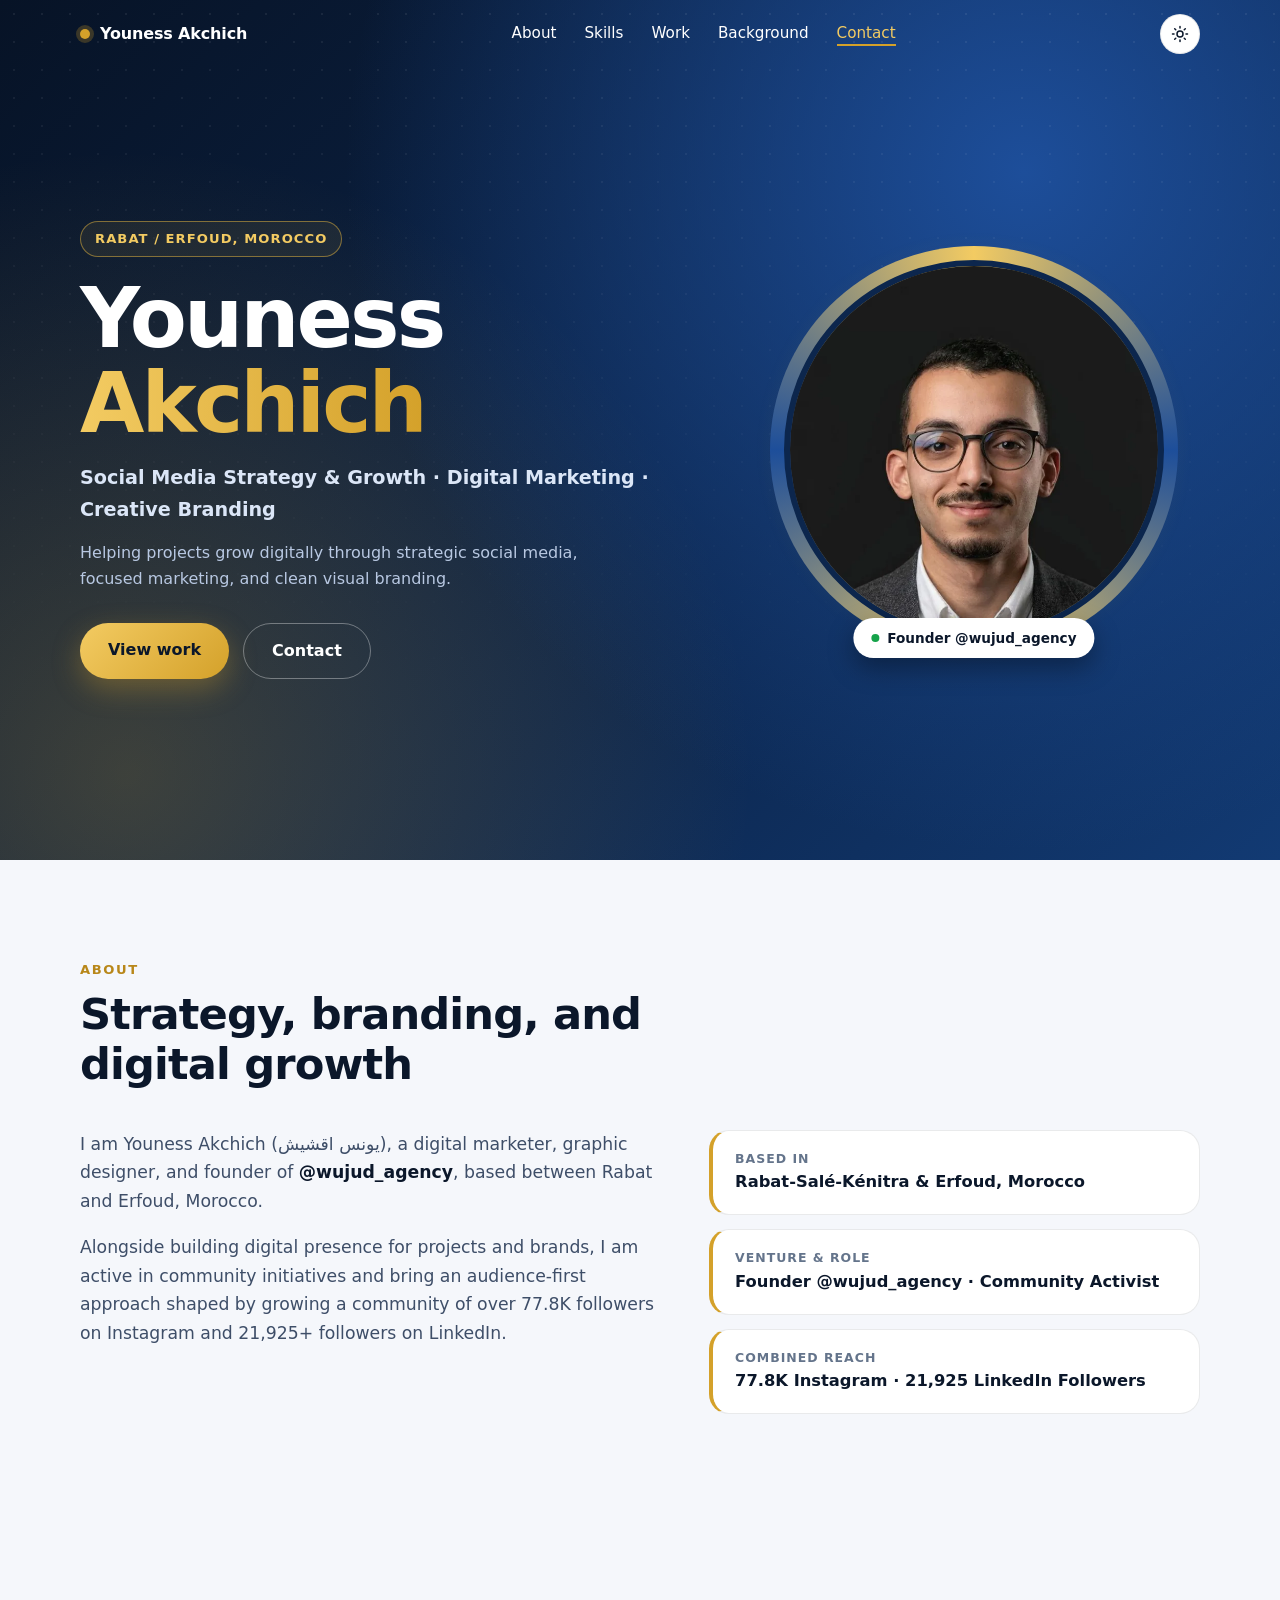
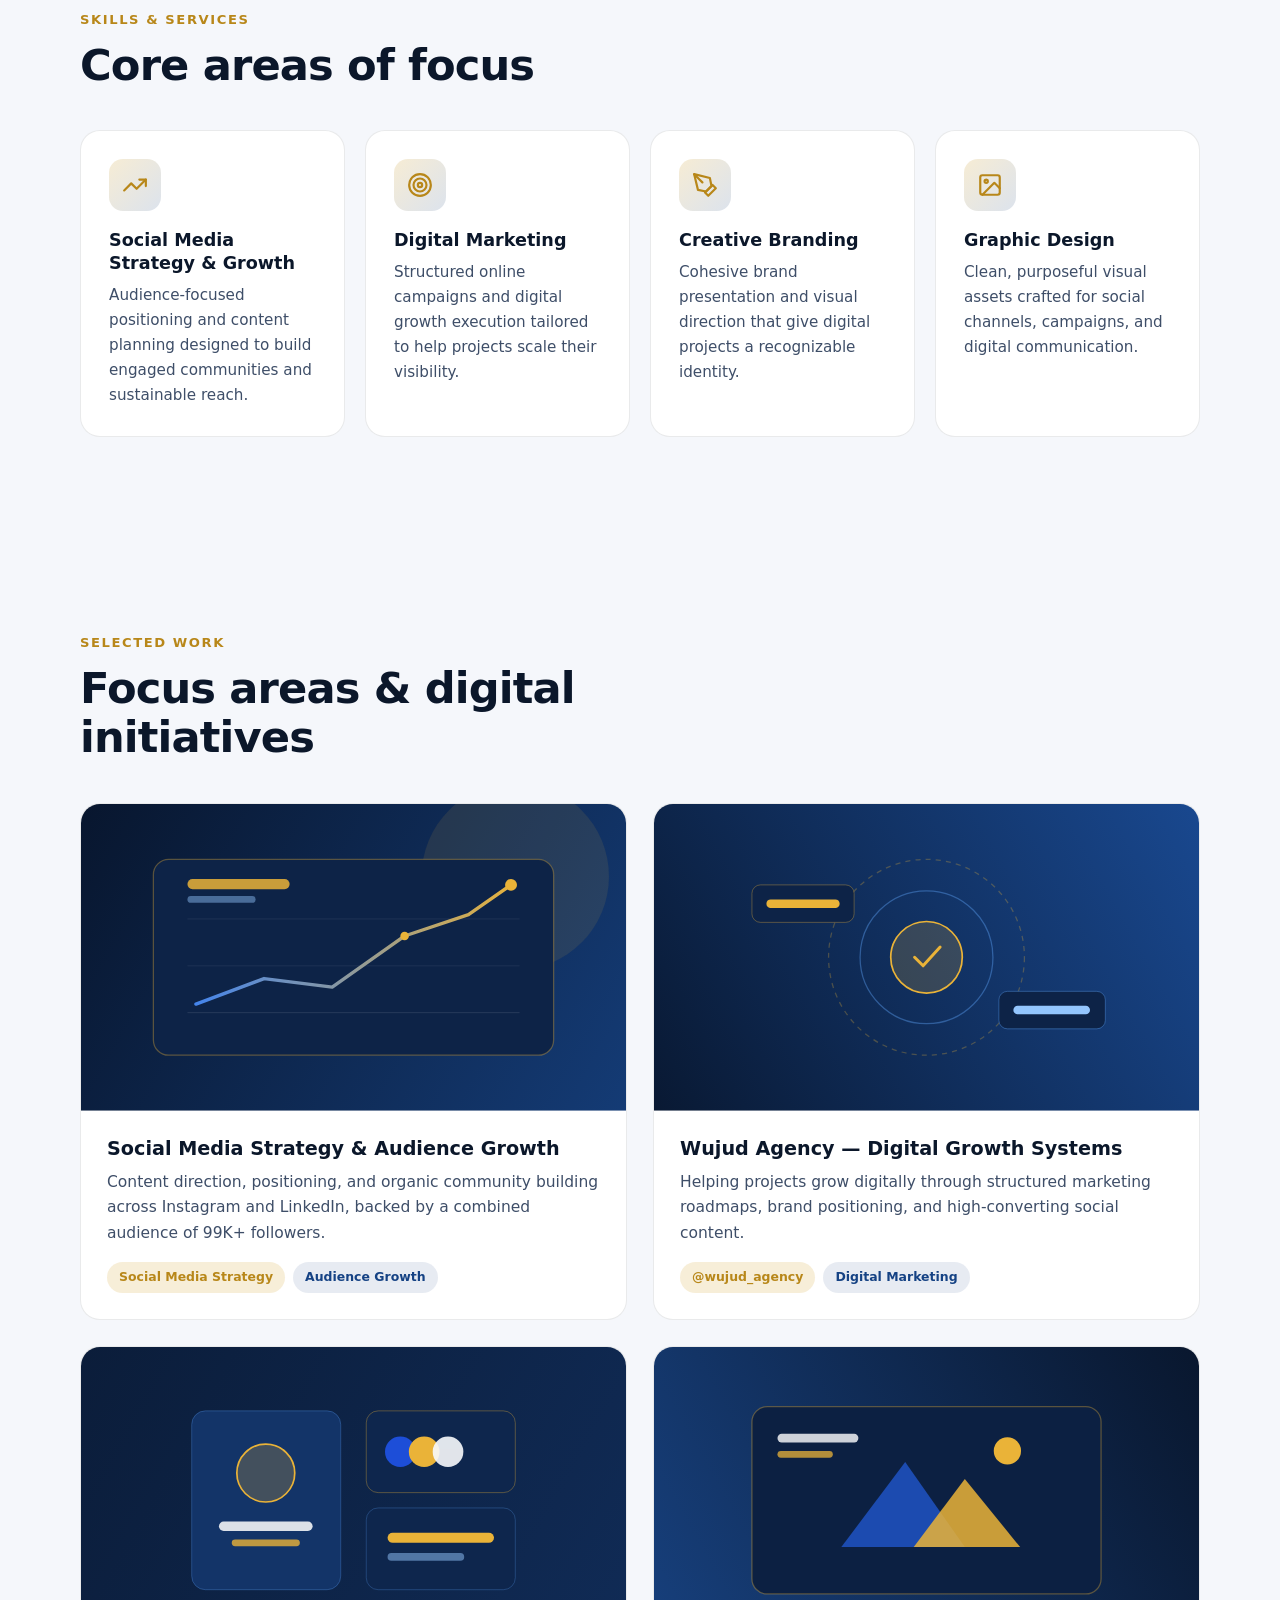
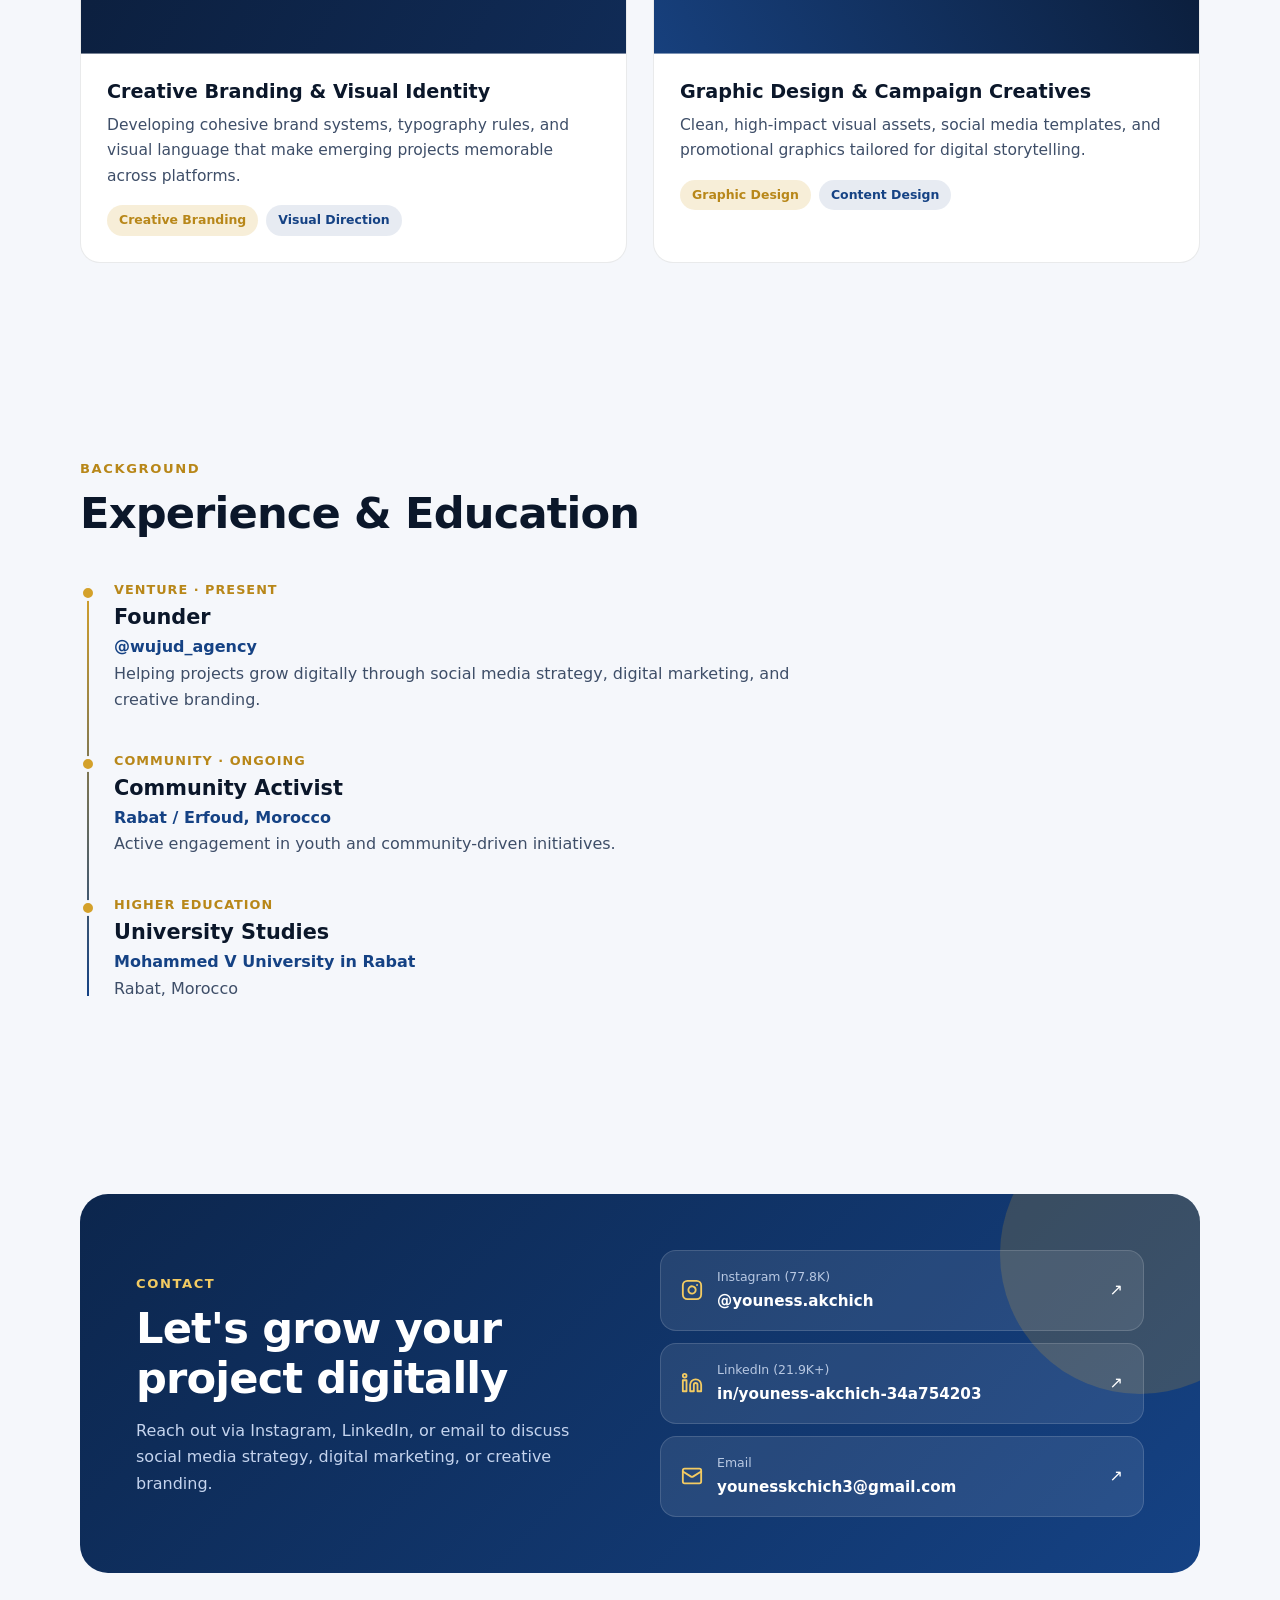
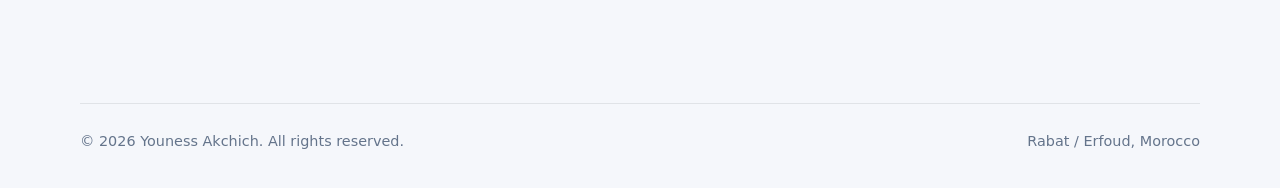
<file: index.html>
<!DOCTYPE html>
<html lang="en" data-theme="light">
<head>
<meta charset="UTF-8">
<meta name="viewport" content="width=device-width, initial-scale=1">
<meta http-equiv="Content-Security-Policy" content="default-src 'none'; img-src 'self' data:; style-src 'self' 'unsafe-inline'; script-src 'self'; base-uri 'none'; form-action 'none'">
<meta name="referrer" content="strict-origin-when-cross-origin">
<title>Youness Akchich — Social Media Strategy, Digital Marketing &amp; Creative Branding</title>
<meta name="description" content="Personal portfolio of Youness Akchich — Social Media Strategy &amp; Growth, Digital Marketing, and Graphic Design. Founder @wujud_agency.">
<meta name="theme-color" content="#0c264d">
<link rel="preload" as="image" href="assets/6-portrait-360.webp" type="image/webp" media="(max-width:760px)">
<link rel="stylesheet" href="assets/2-style.css">
<script src="assets/3-app.js"></script>
</head>
<body>
<header id="hd"><div class="c nav">
<a href="#top" class="brand" aria-label="Youness Akchich home"><i aria-hidden="true"></i><span>Youness Akchich</span></a>
<nav aria-label="Primary navigation" id="nv"><ul class="links" id="lk"><li><a href="#about">About</a></li><li><a href="#services">Skills</a></li><li><a href="#work">Work</a></li><li><a href="#experience">Background</a></li><li><a href="#contact">Contact</a></li></ul></nav>
<div class="acts"><button type="button" class="tt mb" id="mb" aria-label="Menu" aria-expanded="false" aria-controls="lk"><svg viewBox="0 0 24 24" fill="none" stroke="currentColor" stroke-width="2" stroke-linecap="round" aria-hidden="true"><path d="M4 7h16M4 12h16M4 17h16"/></svg></button><button type="button" class="tt" id="tt" aria-label="Toggle color theme"><svg class="u" viewBox="0 0 24 24" fill="none" stroke="currentColor" stroke-width="2" stroke-linecap="round" aria-hidden="true"><circle cx="12" cy="12" r="4"/><path d="M12 2v2M12 20v2M4.93 4.93l1.41 1.41M17.66 17.66l1.41 1.41M2 12h2M20 12h2M6.34 17.66l-1.41 1.41M19.07 4.93l-1.41 1.41"/></svg><svg class="m" viewBox="0 0 24 24" fill="none" stroke="currentColor" stroke-width="2" stroke-linecap="round" stroke-linejoin="round" aria-hidden="true"><path d="M12 3a6 6 0 0 0 9 9 9 9 0 1 1-9-9Z"/></svg></button></div>
</div></header>
<main id="top">
<section class="hero" aria-labelledby="h1"><div class="c hg">
<div><span class="eye hs">Rabat / Erfoud, Morocco</span>
<h1 id="h1" class="hs">Youness <span>Akchich</span></h1>
<p class="sub hs">Social Media Strategy &amp; Growth · Digital Marketing · Creative Branding</p>
<p class="val hs">Helping projects grow digitally through strategic social media, focused marketing, and clean visual branding.</p>
<div class="btns hs"><a href="#work" class="btn p">View work</a><a href="#contact" class="btn g">Contact</a></div></div>
<div class="pw hs"><div class="orb"><div class="in"><picture><source media="(max-width:760px)" srcset="assets/6-portrait-360.webp" type="image/webp"><source srcset="assets/5-portrait.webp" type="image/webp"><img src="assets/4-portrait.jpg" width="720" height="720" alt="Portrait of Youness Akchich in a tailored charcoal suit" fetchpriority="high" decoding="async"></picture></div><div class="badge"><i aria-hidden="true"></i><span>Founder @wujud_agency</span></div></div></div>
</div></section>
<section class="x" id="about" aria-labelledby="ah"><div class="c rv"><span class="k">About</span><h2 id="ah">Strategy, branding, and digital growth</h2>
<div class="ag"><div class="bio"><p>I am Youness Akchich (يونس اقشيش), a digital marketer, graphic designer, and founder of <strong>@wujud_agency</strong>, based between Rabat and Erfoud, Morocco.</p><p>Alongside building digital presence for projects and brands, I am active in community initiatives and bring an audience-first approach shaped by growing a community of over 77.8K followers on Instagram and 21,925+ followers on LinkedIn.</p></div>
<div class="fl" aria-label="Key facts"><div class="fc"><small>Based in</small><b>Rabat-Salé-Kénitra &amp; Erfoud, Morocco</b></div><div class="fc"><small>Venture &amp; Role</small><b>Founder @wujud_agency · Community Activist</b></div><div class="fc"><small>Combined Reach</small><b>77.8K Instagram · 21,925 LinkedIn Followers</b></div></div></div></div></section>
<section class="x" id="services" aria-labelledby="sh"><div class="c"><span class="k">Skills &amp; Services</span><h2 id="sh">Core areas of focus</h2><div class="sg">
<article class="sk rv"><div class="ic" aria-hidden="true"><svg viewBox="0 0 24 24" fill="none" stroke="currentColor" stroke-width="2" stroke-linecap="round" stroke-linejoin="round">
                <polyline points="22 7 13.5 15.5 8.5 10.5 2 17"></polyline>
                <polyline points="16 7 22 7 22 13"></polyline>
              </svg></div><h3>Social Media Strategy &amp; Growth</h3><p>Audience-focused positioning and content planning designed to build engaged communities and sustainable reach.</p></article>
<article class="sk rv"><div class="ic" aria-hidden="true"><svg viewBox="0 0 24 24" fill="none" stroke="currentColor" stroke-width="2" stroke-linecap="round" stroke-linejoin="round">
                <circle cx="12" cy="12" r="10"></circle>
                <circle cx="12" cy="12" r="6"></circle>
                <circle cx="12" cy="12" r="2"></circle>
              </svg></div><h3>Digital Marketing</h3><p>Structured online campaigns and digital growth execution tailored to help projects scale their visibility.</p></article>
<article class="sk rv"><div class="ic" aria-hidden="true"><svg viewBox="0 0 24 24" fill="none" stroke="currentColor" stroke-width="2" stroke-linecap="round" stroke-linejoin="round">
                <path d="M12 19l7-7 3 3-7 7-3-3z"></path>
                <path d="M18 13l-1.5-7.5L2 2l3.5 14.5L13 18l5-5z"></path>
                <path d="M2 2l7.586 7.586"></path>
              </svg></div><h3>Creative Branding</h3><p>Cohesive brand presentation and visual direction that give digital projects a recognizable identity.</p></article>
<article class="sk rv"><div class="ic" aria-hidden="true"><svg viewBox="0 0 24 24" fill="none" stroke="currentColor" stroke-width="2" stroke-linecap="round" stroke-linejoin="round">
                <rect x="3" y="3" width="18" height="18" rx="2"></rect>
                <circle cx="8.5" cy="8.5" r="1.5"></circle>
                <polyline points="21 15 16 10 5 21"></polyline>
              </svg></div><h3>Graphic Design</h3><p>Clean, purposeful visual assets crafted for social channels, campaigns, and digital communication.</p></article>
</div></div></section>
<section class="x" id="work" aria-labelledby="wh"><div class="c"><span class="k">Selected Work</span><h2 id="wh">Focus areas &amp; digital initiatives</h2><div class="pg">
<article class="pr rv"><div class="pv"><svg viewBox="0 0 640 360" fill="none" xmlns="http://www.w3.org/2000/svg" role="img" aria-label="Social Media Growth Analytics Visual">
                <defs>
                  <linearGradient id="g1" x1="0" y1="0" x2="640" y2="360" gradientUnits="userSpaceOnUse">
                    <stop offset="0%" stop-color="#08162e" />
                    <stop offset="100%" stop-color="#143b75" />
                  </linearGradient>
                  <linearGradient id="goldLine" x1="120" y1="260" x2="520" y2="100" gradientUnits="userSpaceOnUse">
                    <stop offset="0%" stop-color="#3b82f6" />
                    <stop offset="100%" stop-color="#eab338" />
                  </linearGradient>
                </defs>
                <rect width="640" height="360" fill="url(#g1)" />
                <circle cx="510" cy="85" r="110" fill="#eab338" fill-opacity="0.1" />
                <rect x="85" y="65" width="470" height="230" rx="18" fill="#0d2347" stroke="#eab338" stroke-opacity="0.35" stroke-width="1.5" />
                <line x1="125" y1="245" x2="515" y2="245" stroke="#ffffff" stroke-opacity="0.12" />
                <line x1="125" y1="190" x2="515" y2="190" stroke="#ffffff" stroke-opacity="0.08" />
                <line x1="125" y1="135" x2="515" y2="135" stroke="#ffffff" stroke-opacity="0.08" />
                <path d="M135 235 L215 205 L295 215 L380 155 L455 130 L505 95" stroke="url(#goldLine)" stroke-width="4" stroke-linecap="round" stroke-linejoin="round" />
                <circle cx="505" cy="95" r="7" fill="#eab338" />
                <circle cx="380" cy="155" r="5" fill="#eab338" />
                <rect x="125" y="88" width="120" height="12" rx="6" fill="#eab338" fill-opacity="0.85" />
                <rect x="125" y="108" width="80" height="8" rx="4" fill="#93c5fd" fill-opacity="0.45" />
              </svg></div><div class="pb"><h3>Social Media Strategy &amp; Audience Growth</h3><p>Content direction, positioning, and organic community building across Instagram and LinkedIn, backed by a combined audience of 99K+ followers.</p><div class="tags"><span class="tag gd">Social Media Strategy</span><span class="tag">Audience Growth</span></div></div></article>
<article class="pr rv"><div class="pv"><svg viewBox="0 0 640 360" fill="none" xmlns="http://www.w3.org/2000/svg" role="img" aria-label="Wujud Agency Digital Marketing Visual">
                <defs>
                  <linearGradient id="g2" x1="0" y1="360" x2="640" y2="0" gradientUnits="userSpaceOnUse">
                    <stop offset="0%" stop-color="#091933" />
                    <stop offset="100%" stop-color="#19488f" />
                  </linearGradient>
                </defs>
                <rect width="640" height="360" fill="url(#g2)" />
                <circle cx="320" cy="180" r="115" stroke="#eab338" stroke-opacity="0.28" stroke-width="1.5" stroke-dasharray="6 6" />
                <circle cx="320" cy="180" r="78" stroke="#60a5fa" stroke-opacity="0.4" stroke-width="1.5" />
                <circle cx="320" cy="180" r="42" fill="#eab338" fill-opacity="0.18" stroke="#eab338" stroke-width="2" />
                <path d="M306 180L316 190L336 168" stroke="#eab338" stroke-width="3.5" stroke-linecap="round" stroke-linejoin="round" />
                <rect x="115" y="95" width="120" height="44" rx="10" fill="#0d2347" stroke="#eab338" stroke-opacity="0.4" />
                <rect x="132" y="112" width="86" height="10" rx="5" fill="#eab338" />
                <rect x="405" y="220" width="125" height="44" rx="10" fill="#0d2347" stroke="#60a5fa" stroke-opacity="0.45" />
                <rect x="422" y="237" width="90" height="10" rx="5" fill="#93c5fd" />
              </svg></div><div class="pb"><h3>Wujud Agency — Digital Growth Systems</h3><p>Helping projects grow digitally through structured marketing roadmaps, brand positioning, and high-converting social content.</p><div class="tags"><span class="tag gd">@wujud_agency</span><span class="tag">Digital Marketing</span></div></div></article>
<article class="pr rv"><div class="pv"><svg viewBox="0 0 640 360" fill="none" xmlns="http://www.w3.org/2000/svg" role="img" aria-label="Creative Branding Visual Identity">
                <defs>
                  <linearGradient id="g3" x1="0" y1="0" x2="640" y2="360" gradientUnits="userSpaceOnUse">
                    <stop offset="0%" stop-color="#0b1d3a" />
                    <stop offset="100%" stop-color="#102b56" />
                  </linearGradient>
                </defs>
                <rect width="640" height="360" fill="url(#g3)" />
                <rect x="130" y="75" width="175" height="210" rx="16" fill="#133468" stroke="#60a5fa" stroke-opacity="0.35" />
                <circle cx="217" cy="148" r="34" fill="#eab338" fill-opacity="0.22" stroke="#eab338" stroke-width="2" />
                <rect x="162" y="205" width="110" height="11" rx="5.5" fill="#ffffff" fill-opacity="0.85" />
                <rect x="177" y="226" width="80" height="8" rx="4" fill="#eab338" fill-opacity="0.8" />
                <rect x="335" y="75" width="175" height="96" rx="14" fill="#0e264d" stroke="#eab338" stroke-opacity="0.4" />
                <circle cx="375" cy="123" r="18" fill="#1d4ed8" />
                <circle cx="403" cy="123" r="18" fill="#eab338" />
                <circle cx="431" cy="123" r="18" fill="#f8fafc" fill-opacity="0.9" />
                <rect x="335" y="189" width="175" height="96" rx="14" fill="#0e264d" stroke="#60a5fa" stroke-opacity="0.3" />
                <rect x="360" y="218" width="125" height="12" rx="6" fill="#eab338" />
                <rect x="360" y="242" width="90" height="9" rx="4.5" fill="#93c5fd" fill-opacity="0.5" />
              </svg></div><div class="pb"><h3>Creative Branding &amp; Visual Identity</h3><p>Developing cohesive brand systems, typography rules, and visual language that make emerging projects memorable across platforms.</p><div class="tags"><span class="tag gd">Creative Branding</span><span class="tag">Visual Direction</span></div></div></article>
<article class="pr rv"><div class="pv"><svg viewBox="0 0 640 360" fill="none" xmlns="http://www.w3.org/2000/svg" role="img" aria-label="Graphic Design & Social Visuals">
                <defs>
                  <linearGradient id="g4" x1="640" y1="0" x2="0" y2="360" gradientUnits="userSpaceOnUse">
                    <stop offset="0%" stop-color="#09172e" />
                    <stop offset="100%" stop-color="#17407d" />
                  </linearGradient>
                </defs>
                <rect width="640" height="360" fill="url(#g4)" />
                <rect x="115" y="70" width="410" height="220" rx="18" fill="#0c2042" stroke="#eab338" stroke-opacity="0.35" stroke-width="1.5" />
                <polygon points="220,235 295,135 365,235" fill="#2563eb" fill-opacity="0.65" />
                <polygon points="305,235 365,155 430,235" fill="#eab338" fill-opacity="0.85" />
                <circle cx="415" cy="122" r="16" fill="#eab338" />
                <rect x="145" y="102" width="95" height="10" rx="5" fill="#ffffff" fill-opacity="0.8" />
                <rect x="145" y="122" width="65" height="8" rx="4" fill="#eab338" fill-opacity="0.75" />
              </svg></div><div class="pb"><h3>Graphic Design &amp; Campaign Creatives</h3><p>Clean, high-impact visual assets, social media templates, and promotional graphics tailored for digital storytelling.</p><div class="tags"><span class="tag gd">Graphic Design</span><span class="tag">Content Design</span></div></div></article>
</div></div></section>
<section class="x" id="experience" aria-labelledby="eh"><div class="c rv"><span class="k">Background</span><h2 id="eh">Experience &amp; Education</h2><div class="tl">
<div class="ti"><i aria-hidden="true"></i><div class="tm">Venture · Present</div><h3>Founder</h3><div class="to">@wujud_agency</div><p class="tn">Helping projects grow digitally through social media strategy, digital marketing, and creative branding.</p></div>
<div class="ti"><i aria-hidden="true"></i><div class="tm">Community · Ongoing</div><h3>Community Activist</h3><div class="to">Rabat / Erfoud, Morocco</div><p class="tn">Active engagement in youth and community-driven initiatives.</p></div>
<div class="ti"><i aria-hidden="true"></i><div class="tm">Higher Education</div><h3>University Studies</h3><div class="to">Mohammed V University in Rabat</div><p class="tn">Rabat, Morocco</p></div>
</div></div></section>
<section class="x" id="contact" aria-labelledby="ch"><div class="c rv"><div class="ct"><div><span class="k">Contact</span><h2 id="ch">Let's grow your project digitally</h2><p>Reach out via Instagram, LinkedIn, or email to discuss social media strategy, digital marketing, or creative branding.</p></div>
<div class="cl"><a href="https://www.instagram.com/youness.akchich" target="_blank" rel="noopener noreferrer" class="ci"><span class="l"><svg viewBox="0 0 24 24" fill="none" stroke="currentColor" stroke-width="2" stroke-linecap="round" stroke-linejoin="round" aria-hidden="true"><rect x="2" y="2" width="20" height="20" rx="5"/><path d="M16 11.37A4 4 0 1 1 12.63 8 4 4 0 0 1 16 11.37z"/><line x1="17.5" y1="6.5" x2="17.51" y2="6.5"/></svg><span><small>Instagram (77.8K)</small><b>@youness.akchich</b></span></span><span aria-hidden="true">↗</span></a><a href="https://www.linkedin.com/in/youness-akchich-34a754203" target="_blank" rel="noopener noreferrer" class="ci"><span class="l"><svg viewBox="0 0 24 24" fill="none" stroke="currentColor" stroke-width="2" stroke-linecap="round" stroke-linejoin="round" aria-hidden="true"><path d="M16 8a6 6 0 0 1 6 6v7h-4v-7a2 2 0 0 0-2-2 2 2 0 0 0-2 2v7h-4v-7a6 6 0 0 1 6-6z"/><rect x="2" y="9" width="4" height="12"/><circle cx="4" cy="4" r="2"/></svg><span><small>LinkedIn (21.9K+)</small><b>in/youness-akchich-34a754203</b></span></span><span aria-hidden="true">↗</span></a><a href="mailto:younesskchich3@gmail.com" class="ci"><span class="l"><svg viewBox="0 0 24 24" fill="none" stroke="currentColor" stroke-width="2" stroke-linecap="round" stroke-linejoin="round" aria-hidden="true"><rect x="2" y="4" width="20" height="16" rx="2"/><path d="m22 7-8.97 5.7a1.94 1.94 0 0 1-2.06 0L2 7"/></svg><span><small>Email</small><b>younesskchich3@gmail.com</b></span></span><span aria-hidden="true">↗</span></a></div></div></div></section>
</main>
<footer><div class="c fi"><p>&copy; <span id="yr"></span> Youness Akchich. All rights reserved.</p><p>Rabat / Erfoud, Morocco</p></div></footer>
</body></html>
</file>
<file: assets/2-style.css>
:root{--bg:#f5f7fb;--card:#fff;--tx:#0b172a;--tx2:#3e4e68;--mut:#64748b;--bd:rgba(11,23,42,.09);--blue:#154284;--deep:#0c264d;--gold:#d4a12a;--gold2:#b88719;--sh:0 18px 40px rgba(11,23,42,.1);--nav:rgba(245,247,251,.82);--f:system-ui,-apple-system,"Segoe UI",Roboto,Inter,Arial,sans-serif}
[data-theme=dark]{--bg:#060e1d;--card:#0d1b33;--tx:#eef3fb;--tx2:#b4c1d8;--mut:#8493ad;--bd:rgba(255,255,255,.1);--blue:#6aa0ee;--gold:#e8b840;--gold2:#f3cb62;--sh:0 18px 40px rgba(0,0,0,.45);--nav:rgba(6,14,29,.8)}
*{box-sizing:border-box;margin:0}html{scroll-behavior:smooth;scroll-padding-top:80px}
body{font-family:var(--f);background:var(--bg);color:var(--tx);line-height:1.65;-webkit-font-smoothing:antialiased;overflow-x:hidden}
img,svg{max-width:100%;display:block}a{color:inherit;text-decoration:none}ul{list-style:none;padding:0}
.c{width:min(1120px,100% - 40px);margin-inline:auto}
:focus-visible{outline:3px solid var(--gold);outline-offset:3px;border-radius:6px}
header{position:fixed;inset:0 0 auto;z-index:50;transition:.3s;background:transparent}
header.s{background:var(--nav);backdrop-filter:blur(14px);-webkit-backdrop-filter:blur(14px);border-bottom:1px solid var(--bd)}
.nav{display:flex;align-items:center;justify-content:space-between;height:68px;gap:16px}
.brand{font-weight:800;letter-spacing:-.01em;display:flex;align-items:center;gap:10px}
.brand i{width:10px;height:10px;border-radius:50%;background:var(--gold);box-shadow:0 0 0 4px rgba(212,161,42,.25)}
.links{display:flex;gap:28px;font-size:.95rem;font-weight:500;color:var(--tx2)}
.links a{position:relative;padding:4px 0}.links a:after{content:"";position:absolute;left:0;bottom:0;height:2px;width:0;background:var(--gold);transition:.3s}
.links a:hover:after,.links a.on:after{width:100%}.links a:hover,.links a.on{color:var(--tx)}
.tt{width:40px;height:40px;border-radius:50%;border:1px solid var(--bd);background:var(--card);color:var(--tx);cursor:pointer;display:grid;place-items:center}
.tt svg{width:18px;height:18px}.tt .m{display:none}[data-theme=dark] .tt .m{display:block}[data-theme=dark] .tt .u{display:none}
.hero{position:relative;min-height:min(100svh,860px);display:flex;align-items:center;padding:110px 0 70px;color:#fff;background:radial-gradient(circle at 80% 20%,#1d4e9a 0,transparent 55%),radial-gradient(circle at 10% 90%,rgba(212,161,42,.25),transparent 45%),linear-gradient(135deg,#071326,#0c264d 60%,#123a73);overflow:hidden}
.hero:before{content:"";position:absolute;inset:0;background-image:radial-gradient(rgba(255,255,255,.07) 1px,transparent 1px);background-size:28px 28px;mask-image:linear-gradient(#000,transparent 85%);-webkit-mask-image:linear-gradient(#000,transparent 85%)}
.hg{position:relative;display:grid;grid-template-columns:1.15fr .85fr;gap:56px;align-items:center}
.eye{display:inline-block;padding:6px 14px;border:1px solid rgba(232,184,64,.5);color:#f3cb62;border-radius:99px;font-size:.82rem;font-weight:600;letter-spacing:.08em;text-transform:uppercase;background:rgba(232,184,64,.08)}
h1{font-size:clamp(2.7rem,7vw,5.2rem);line-height:1.02;letter-spacing:-.035em;font-weight:800;margin:20px 0 16px}
h1 span{background:linear-gradient(90deg,#f3cb62,#d4a12a);-webkit-background-clip:text;background-clip:text;color:transparent}
.sub{font-size:clamp(1rem,2vw,1.2rem);color:#dbe6f7;font-weight:600}.val{margin:14px 0 30px;max-width:540px;color:#b8c8e2}
.btns{display:flex;gap:14px;flex-wrap:wrap}
.btn{padding:14px 28px;border-radius:99px;font-weight:700;transition:.25s;display:inline-block}
.p{background:linear-gradient(135deg,#f3cb62,#d4a12a);color:#0b172a;box-shadow:0 10px 28px rgba(212,161,42,.35)}.p:hover{transform:translateY(-3px)}
.g{border:1.5px solid rgba(255,255,255,.35);color:#fff}.g:hover{background:rgba(255,255,255,.1);transform:translateY(-3px)}
.pw{display:grid;place-items:center}
.orb{position:relative;width:min(380px,78vw);aspect-ratio:1}
.orb:before{content:"";position:absolute;inset:-14px;border-radius:50%;background:conic-gradient(from 0deg,#f3cb62,#1d4e9a,#f3cb62,#1d4e9a,#f3cb62);animation:spin 14s linear infinite;filter:blur(.5px)}
.orb:after{content:"";position:absolute;inset:-48px;border-radius:50%;background:radial-gradient(circle,rgba(212,161,42,.28),transparent 65%);z-index:-1;animation:pulse 5s ease-in-out infinite}
.orb .in{position:absolute;inset:0;border-radius:50%;overflow:hidden;border:6px solid #0c264d;background:#111}
.orb picture{display:block;width:100%;height:100%}.orb img{width:100%;height:100%;object-fit:cover;object-position:50% 50%}
.badge{position:absolute;left:50%;bottom:-18px;transform:translateX(-50%);white-space:nowrap;background:#fff;color:#0b172a;padding:9px 18px;border-radius:99px;font-weight:700;font-size:.85rem;box-shadow:0 10px 26px rgba(0,0,0,.35);display:flex;gap:8px;align-items:center}
.badge i{width:8px;height:8px;border-radius:50%;background:#16a34a}
@keyframes spin{to{transform:rotate(360deg)}}@keyframes pulse{50%{transform:scale(1.08);opacity:.7}}
section.x{padding:96px 0}
.k{color:var(--gold2);font-weight:700;font-size:.82rem;letter-spacing:.12em;text-transform:uppercase}
h2{font-size:clamp(1.8rem,4vw,2.7rem);line-height:1.15;letter-spacing:-.02em;margin:8px 0 40px;max-width:720px}
.ag{display:grid;grid-template-columns:1.2fr 1fr;gap:40px}.bio p{color:var(--tx2);font-size:1.08rem;margin-bottom:18px}.bio strong{color:var(--tx)}
.fl{display:grid;gap:14px}
.card,.fc,.sk,.pr{background:var(--card);border:1px solid var(--bd);border-radius:20px;transition:transform .3s,box-shadow .3s}
.fc{padding:18px 22px;border-left:4px solid var(--gold)}.fc small{display:block;color:var(--mut);font-size:.78rem;text-transform:uppercase;letter-spacing:.08em;font-weight:600}.fc b{font-size:1.02rem}
.sg{display:grid;grid-template-columns:repeat(4,1fr);gap:20px}
.sk{padding:28px}.sk:hover,.pr:hover{transform:translateY(-6px);box-shadow:var(--sh)}
.ic{width:52px;height:52px;border-radius:14px;display:grid;place-items:center;background:linear-gradient(135deg,rgba(212,161,42,.2),rgba(21,66,132,.15));color:var(--gold2);margin-bottom:18px}.ic svg{width:26px;height:26px}
.sk h3{font-size:1.1rem;margin-bottom:8px;line-height:1.3}.sk p{color:var(--tx2);font-size:.95rem}
.pg{display:grid;grid-template-columns:repeat(2,1fr);gap:26px}
.pr{overflow:hidden}.pv{overflow:hidden}.pv svg{width:100%;height:auto;transition:transform .6s}.pr:hover .pv svg{transform:scale(1.05)}
.pb{padding:26px}.pb h3{font-size:1.2rem;line-height:1.3;margin-bottom:8px}.pb p{color:var(--tx2);font-size:.97rem;margin-bottom:16px}
.tags{display:flex;flex-wrap:wrap;gap:8px}.tag{font-size:.78rem;font-weight:600;padding:5px 12px;border-radius:99px;background:rgba(21,66,132,.1);color:var(--blue)}.tag.gd{background:rgba(212,161,42,.18);color:var(--gold2)}
.tl{position:relative;max-width:760px;padding-left:34px}.tl:before{content:"";position:absolute;left:7px;top:6px;bottom:6px;width:2px;background:linear-gradient(var(--gold),var(--blue))}
.ti{position:relative;padding-bottom:36px}.ti:last-child{padding-bottom:0}.ti i{position:absolute;left:-34px;top:6px;width:16px;height:16px;border-radius:50%;background:var(--gold);border:3px solid var(--bg)}
.tm{font-size:.8rem;color:var(--gold2);font-weight:700;text-transform:uppercase;letter-spacing:.08em}.ti h3{font-size:1.3rem}.to{font-weight:600;color:var(--blue)}.tn{color:var(--tx2)}
.ct{border-radius:28px;padding:56px;display:grid;grid-template-columns:1fr 1fr;gap:40px;align-items:center;color:#fff;background:linear-gradient(135deg,#0c264d,#154284);position:relative;overflow:hidden}
.ct:after{content:"";position:absolute;right:-80px;top:-80px;width:280px;height:280px;border-radius:50%;background:rgba(212,161,42,.2)}
.ct h2{margin-bottom:14px;color:#fff}.ct p{color:#c5d4ee}.ct .k{color:#f3cb62}.cl{display:grid;gap:12px;position:relative;z-index:1}
.ci{display:flex;justify-content:space-between;align-items:center;gap:12px;padding:16px 20px;border-radius:16px;background:rgba(255,255,255,.09);border:1px solid rgba(255,255,255,.14);transition:.25s}
.ci:hover{background:rgba(255,255,255,.17);transform:translateX(6px)}.ci span.l{display:flex;gap:14px;align-items:center;min-width:0}.ci svg{width:22px;height:22px;flex:none;color:#f3cb62}
.ci small{display:block;color:#b8c8e2;font-size:.78rem}.ci b{font-size:.95rem;overflow-wrap:anywhere}
footer{padding:34px 0;color:var(--mut);font-size:.9rem}.fi{display:flex;justify-content:space-between;gap:12px;flex-wrap:wrap;border-top:1px solid var(--bd);padding-top:26px}
.js .rv{opacity:0;transform:translateY(28px);transition:opacity .8s,transform .8s}.js .rv.v{opacity:1;transform:none}
.sg .rv:nth-child(2),.pg .rv:nth-child(2){transition-delay:.1s}.sg .rv:nth-child(3){transition-delay:.2s}.sg .rv:nth-child(4),.pg .rv:nth-child(4){transition-delay:.3s}
.hs{animation:up .9s both}.hs:nth-child(2){animation-delay:.12s}@keyframes up{from{opacity:0;transform:translateY(24px)}}
@media(max-width:960px){.sg{grid-template-columns:repeat(2,1fr)}.ag,.ct{grid-template-columns:1fr}}
@media(max-width:760px){.links{display:none}.hg{grid-template-columns:1fr;text-align:center;gap:50px}.hg .val{margin-inline:auto}.btns{justify-content:center}.pw{order:-1}.hero{padding-top:96px}
.pg,.sg{grid-template-columns:1fr}.ct{padding:32px 22px}section.x{padding:64px 0}.orb{width:min(260px,68vw)}}
@media(prefers-reduced-motion:reduce){*{animation:none!important;transition:none!important;scroll-behavior:auto!important}.js .rv{opacity:1;transform:none}}
header:not(.s) .brand,header:not(.s) .links a{color:#fff}header:not(.s) .links a:hover,header:not(.s) .links a.on{color:#f3cb62}
.acts{display:flex;gap:10px}.mb{display:none}
@media(max-width:760px){.mb{display:grid}.links{display:none;position:absolute;top:68px;left:0;right:0;flex-direction:column;gap:0;background:var(--card);border-bottom:1px solid var(--bd);padding:8px 20px 14px;box-shadow:var(--sh)}.links.o{display:flex}.links a{display:block;padding:14px 0!important;color:var(--tx)!important;font-size:1.05rem}.links li+li{border-top:1px solid var(--bd)}.links a:after{display:none}}
.ct>div{position:relative;z-index:1}.ct:after{pointer-events:none}
</file>
